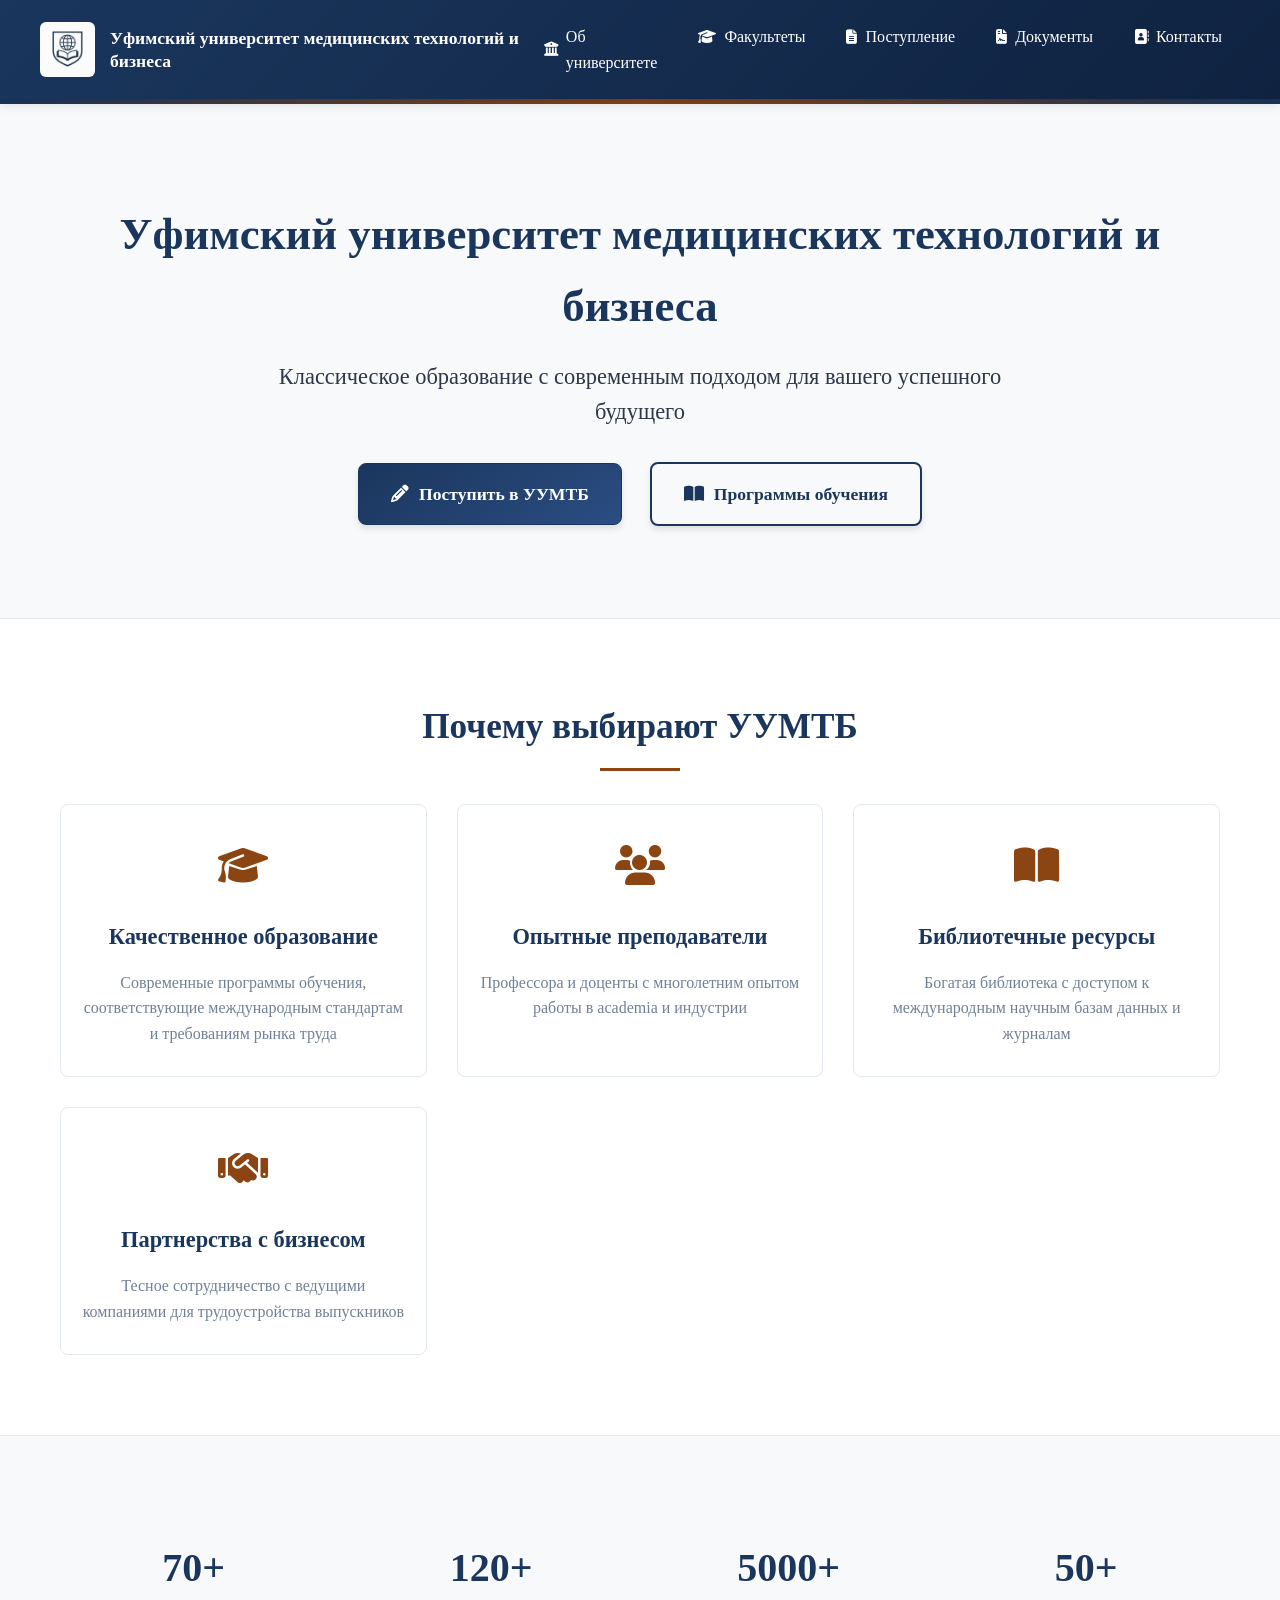
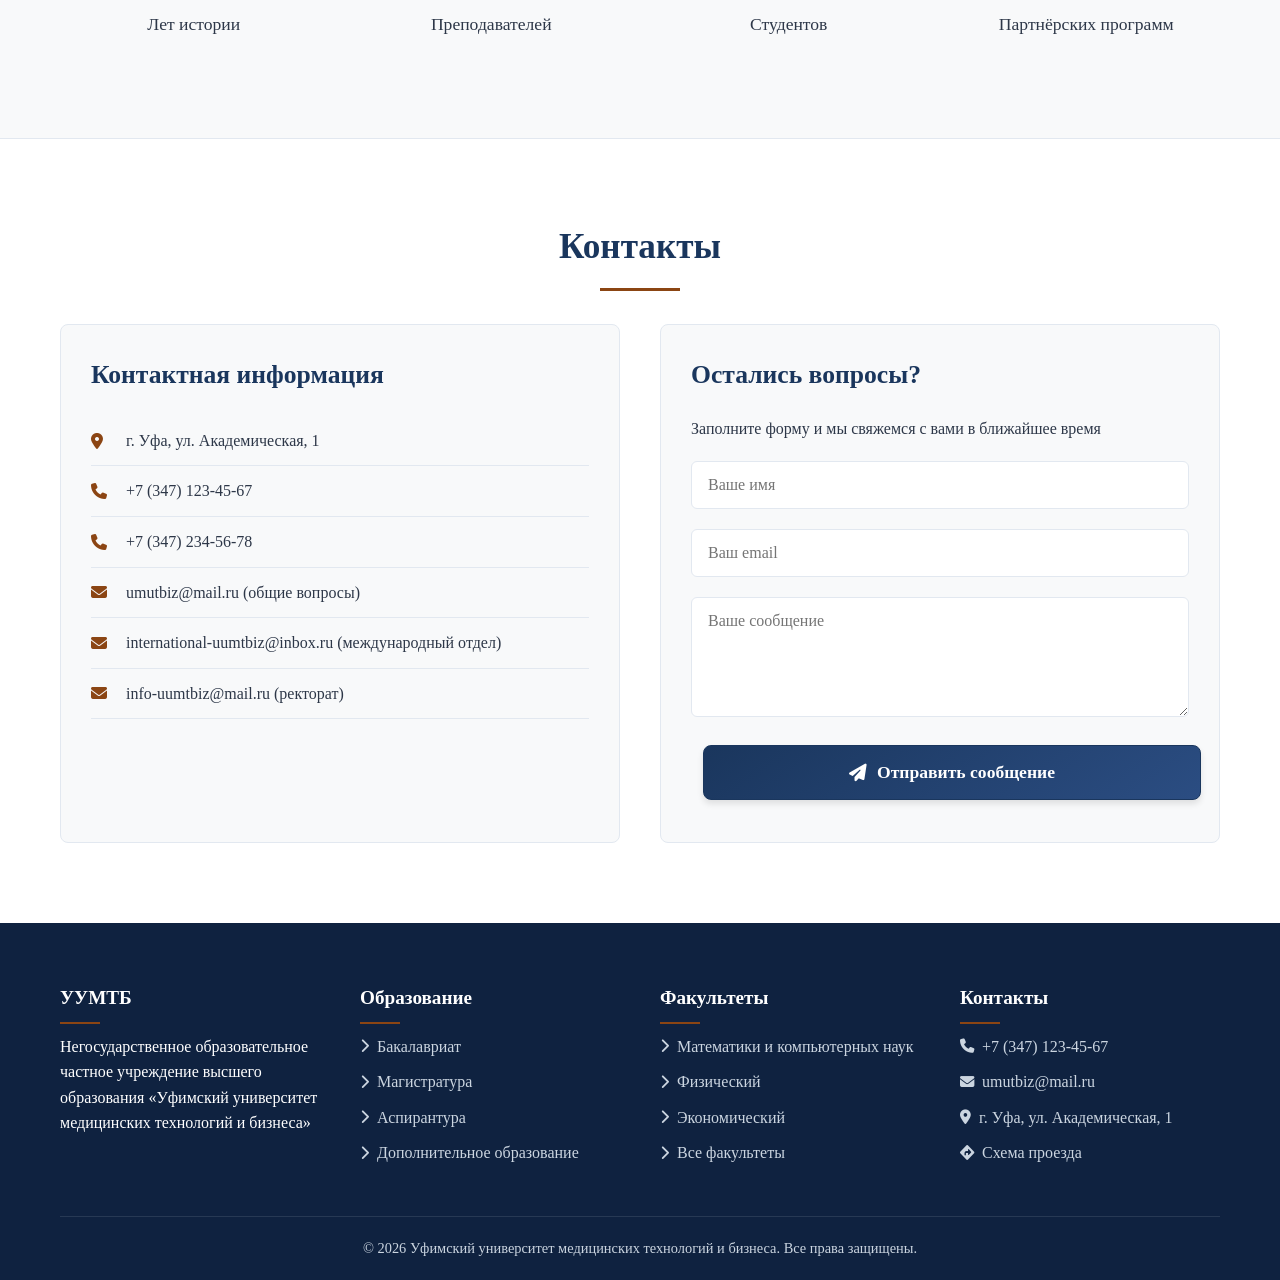
<file: index.html>
﻿<!DOCTYPE html>
<html lang="ru">
<head>
  <meta charset="UTF-8">
  <meta name="viewport" content="width=device-width, initial-scale=1.0">
  <meta name="description" content="Уфимский университет медицинских технологий и бизнеса (УУМТБ). Официальный сайт вуза: направления обучения, условия поступления, специальности и контакты.">
  <title>Уфимский университет медицинских технологий и бизнеса | Официальный сайт</title>
  <link rel="stylesheet" href="assets/style.css">
  <link rel="stylesheet" href="https://cdnjs.cloudflare.com/ajax/libs/font-awesome/6.4.0/css/all.min.css">
</head>
<body>
  <!-- Header -->
  <header>
    <div class="container header-container">
      <a href="#" class="logo">
        <img src="assets/logo.png" alt="Логотип УУМТБ">
        <div class="logo-text">Уфимский университет медицинских технологий и бизнеса</div>
      </a>
      
      <nav>
        <ul class="nav-menu">
          <li class="nav-item"><a href="pages/about.html" class="nav-link"><i class="fas fa-university"></i> Об университете</a></li>
          <li class="nav-item"><a href="pages/about.html#faculties" class="nav-link"><i class="fas fa-graduation-cap"></i> Факультеты</a></li>
          <li class="nav-item"><a href="pages/admission.html" class="nav-link"><i class="fas fa-file-alt"></i> Поступление</a></li>
          <li class="nav-item"><a href="pages/documents.html" class="nav-link"><i class="fas fa-file-contract"></i> Документы</a></li>
          <li class="nav-item"><a href="pages/contacts.html" class="nav-link"><i class="fas fa-address-book"></i> Контакты</a></li>
        </ul>
        
        <button class="mobile-menu-btn">
          <i class="fas fa-bars"></i>
        </button>
      </nav>
    </div>
  </header>

  <!-- Hero Section -->
  <section class="hero">
    <div class="container">
      <h1 class="hero-title">Уфимский университет медицинских технологий и бизнеса</h1>
      <p class="hero-subtitle">Классическое образование с современным подходом для вашего успешного будущего</p>
      <div class="hero-actions">
        <a href="pages/admission.html" class="btn btn-primary"><i class="fas fa-pencil-alt"></i> Поступить в УУМТБ</a>
        <a href="pages/about.html#faculties" class="btn btn-outline"><i class="fas fa-book-open"></i> Программы обучения</a>
      </div>
    </div>
  </section>

  <!-- Features Section -->
  <section class="features">
    <div class="container">
      <h2 class="section-title">Почему выбирают УУМТБ</h2>
      
      <div class="features-grid">
        <div class="feature">
          <div class="feature-icon">
            <i class="fas fa-graduation-cap"></i>
          </div>
          <h3 class="feature-title">Качественное образование</h3>
          <p>Современные программы обучения, соответствующие международным стандартам и требованиям рынка труда</p>
        </div>
        
        <div class="feature">
          <div class="feature-icon">
            <i class="fas fa-users"></i>
          </div>
          <h3 class="feature-title">Опытные преподаватели</h3>
          <p>Профессора и доценты с многолетним опытом работы в academia и индустрии</p>
        </div>
        
        <div class="feature">
          <div class="feature-icon">
            <i class="fas fa-book-open"></i>
          </div>
          <h3 class="feature-title">Библиотечные ресурсы</h3>
          <p>Богатая библиотека с доступом к международным научным базам данных и журналам</p>
        </div>
        
        <div class="feature">
          <div class="feature-icon">
            <i class="fas fa-handshake"></i>
          </div>
          <h3 class="feature-title">Партнерства с бизнесом</h3>
          <p>Тесное сотрудничество с ведущими компаниями для трудоустройства выпускников</p>
        </div>
      </div>
    </div>
  </section>

  <!-- Stats Section -->
  <section class="stats">
    <div class="container">
      <div class="stats-grid">
        <div class="stat">
          <div class="stat-number">70+</div>
          <div class="stat-label">Лет истории</div>
        </div>
        
        <div class="stat">
          <div class="stat-number">120+</div>
          <div class="stat-label">Преподавателей</div>
        </div>
        
        <div class="stat">
          <div class="stat-number">5000+</div>
          <div class="stat-label">Студентов</div>
        </div>
        
        <div class="stat">
          <div class="stat-number">50+</div>
          <div class="stat-label">Партнёрских программ</div>
        </div>
      </div>
    </div>
  </section>

  <!-- Contact Section -->
  <section class="contact">
    <div class="container">
      <h2 class="section-title">Контакты</h2>
      
      <div class="contact-grid">
        <div class="contact-info">
          <h3 class="contact-title">Контактная информация</h3>
          
          <ul class="contact-list">
            <li>
              <i class="fas fa-map-marker-alt"></i>
              <span>г. Уфа, ул. Академическая, 1</span>
            </li>
            <li>
              <i class="fas fa-phone"></i>
              <span>+7 (347) 123-45-67</span>
            </li>
            <li>
              <i class="fas fa-phone"></i>
              <span>+7 (347) 234-56-78</span>
            </li>
            <li>
              <i class="fas fa-envelope"></i>
              <span>umutbiz@mail.ru (общие вопросы)</span>
            </li>
            <li>
              <i class="fas fa-envelope"></i>
              <span>international-uumtbiz@inbox.ru (международный отдел)</span>
            </li>
            <li>
              <i class="fas fa-envelope"></i>
              <span>info-uumtbiz@mail.ru (ректорат)</span>
            </li>
            <!-- <li>
              <i class="fas fa-envelope"></i>
              <span>office@umutb.ru (управление)</span>
            </li> -->
          </ul>
        </div>
        
        <div class="contact-info">
          <h3 class="contact-title">Остались вопросы?</h3>
          <p>Заполните форму и мы свяжемся с вами в ближайшее время</p>
          
          <form style="margin-top: 20px;">
            <div class="form-group">
              <input type="text" placeholder="Ваше имя" class="form-input">
            </div>
            
            <div class="form-group">
              <input type="email" placeholder="Ваш email" class="form-input">
            </div>
            
            <div class="form-group">
              <textarea placeholder="Ваше сообщение" class="form-input"></textarea>
            </div>
            
            <button type="submit" class="btn btn-primary" style="width: 100%;"><i class="fas fa-paper-plane"></i> Отправить сообщение</button>
          </form>
        </div>
      </div>
    </div>
  </section>

  <!-- Footer -->
  <footer>
    <div class="container">
      <div class="footer-grid">
        <div>
          <h3 class="footer-title">УУМТБ</h3>
          <p>Негосударственное образовательное частное учреждение высшего образования «Уфимский университет медицинских технологий и бизнеса»</p>
        </div>
        
        <div>
          <h3 class="footer-title">Образование</h3>
          <ul class="footer-links">
            <li><a href="#"><i class="fas fa-chevron-right"></i> Бакалавриат</a></li>
            <li><a href="#"><i class="fas fa-chevron-right"></i> Магистратура</a></li>
            <li><a href="#"><i class="fas fa-chevron-right"></i> Аспирантура</a></li>
            <li><a href="#"><i class="fas fa-chevron-right"></i> Дополнительное образование</a></li>
          </ul>
        </div>
        
        <div>
          <h3 class="footer-title">Факультеты</h3>
          <ul class="footer-links">
            <li><a href="#"><i class="fas fa-chevron-right"></i> Математики и компьютерных наук</a></li>
            <li><a href="#"><i class="fas fa-chevron-right"></i> Физический</a></li>
            <li><a href="#"><i class="fas fa-chevron-right"></i> Экономический</a></li>
            <li><a href="pages/programs.html"><i class="fas fa-chevron-right"></i> Все факультеты</a></li>
          </ul>
        </div>
        
        <div>
          <h3 class="footer-title">Контакты</h3>
          <ul class="footer-links">
            <li><a href="tel:+73471234567"><i class="fas fa-phone"></i> +7 (347) 123-45-67</a></li>
            <li><a href="mailto:umutbiz@mail.ru"><i class="fas fa-envelope"></i> umutbiz@mail.ru</a></li>
            <li><a href="#"><i class="fas fa-map-marker-alt"></i> г. Уфа, ул. Академическая, 1</a></li>
            <li><a href="#"><i class="fas fa-directions"></i> Схема проезда</a></li>
          </ul>
        </div>
      </div>
      
      <div class="footer-bottom">
        <p>&copy; 2026 Уфимский университет медицинских технологий и бизнеса. Все права защищены.</p>
      </div>
    </div>
  </footer>

  <script>
    // Mobile menu toggle with better performance
    document.addEventListener('DOMContentLoaded', function() {
      const menuBtn = document.querySelector('.mobile-menu-btn');
      const navMenu = document.querySelector('.nav-menu');
      
      if (menuBtn && navMenu) {
        menuBtn.addEventListener('click', function() {
          navMenu.classList.toggle('active');
          this.setAttribute('aria-expanded', 
            this.getAttribute('aria-expanded') === 'true' ? 'false' : 'true');
        });
        
        // Close menu when clicking outside
        document.addEventListener('click', function(e) {
          if (!e.target.closest('nav') && navMenu.classList.contains('active')) {
            navMenu.classList.remove('active');
            menuBtn.setAttribute('aria-expanded', 'false');
          }
        });
        
        // Close menu on resize if needed
        window.addEventListener('resize', function() {
          if (window.innerWidth > 992 && navMenu.classList.contains('active')) {
            navMenu.classList.remove('active');
            menuBtn.setAttribute('aria-expanded', 'false');
          }
        });
      }
      
      // Smooth scrolling for anchor links
      document.querySelectorAll('a[href^="#"]').forEach(anchor => {
        anchor.addEventListener('click', function(e) {
          e.preventDefault();
          const target = document.querySelector(this.getAttribute('href'));
          if (target) {
            target.scrollIntoView({
              behavior: 'smooth',
              block: 'start'
            });
          }
        });
      });
    });
  </script>
</body>
</html>
</file>
<file: assets/style.css>
:root {
      --primary: #1a365d;
      --primary-dark: #0f2240;
      --secondary: #2b6cb0;
      --accent: #8B4513;
      --light: #f8f9fa;
      --dark: #2d3748;
      --gray: #718096;
      --light-gray: #e2e8f0;
      --transition: all 0.3s ease;
    }
    
    * {
      margin: 0;
      padding: 0;
      box-sizing: border-box;
    }
    
    body {
      font-family: 'Georgia', serif;
      line-height: 1.6;
      color: var(--dark);
      background-color: #fff;
      overflow-x: hidden;
    }
    
    .container {
      width: 100%;
      max-width: 1200px;
      margin: 0 auto;
      padding: 0 20px;
    }
    
    /* Modern Header Styles */
    header {
      background: linear-gradient(135deg, var(--primary) 0%, var(--primary-dark) 100%);
      color: white;
      position: sticky;
      top: 0;
      z-index: 1000;
      box-shadow: 0 4px 12px rgba(0, 0, 0, 0.15);
      padding: 0;
    }
    
    .header-container {
      display: flex;
      justify-content: space-between;
      align-items: center;
      padding: 12px 0;
    }
    
    .logo {
      display: flex;
      align-items: center;
      gap: 15px;
      text-decoration: none;
      transition: var(--transition);
    }
    
    .logo:hover {
      opacity: 0.9;
      transform: translateY(-1px);
    }
    
    .logo img {
      height: 55px;
      width: auto;
      border-radius: 6px;
    }
    
    .logo-text {
      font-size: 1.1rem;
      font-weight: bold;
      color: white;
      line-height: 1.3;
    }
    
    nav {
      display: flex;
      align-items: center;
    }
    
    .nav-menu {
      display: flex;
      list-style: none;
      gap: 5px;
    }
    
    .nav-item {
      position: relative;
    }
    
    .nav-link {
      text-decoration: none;
      color: white;
      font-weight: 500;
      padding: 12px 18px;
      border-radius: 6px;
      display: flex;
      align-items: center;
      gap: 8px;
      transition: var(--transition);
      position: relative;
      overflow: hidden;
    }
    
    .nav-link::before {
      content: '';
      position: absolute;
      top: 0;
      left: -100%;
      width: 100%;
      height: 100%;
      background: linear-gradient(90deg, transparent, rgba(255, 255, 255, 0.2), transparent);
      transition: var(--transition);
    }
    
    .nav-link:hover::before {
      left: 100%;
    }
    
    .nav-link:hover {
      background: rgba(255, 255, 255, 0.1);
      transform: translateY(-2px);
    }
    
    .nav-link i {
      font-size: 0.9rem;
    }
    
    .mobile-menu-btn {
      display: none;
      background: rgba(255, 255, 255, 0.1);
      border: none;
      font-size: 1.4rem;
      cursor: pointer;
      color: white;
      padding: 10px 12px;
      border-radius: 6px;
      transition: var(--transition);
    }
    
    .mobile-menu-btn:hover {
      background: rgba(255, 255, 255, 0.2);
      transform: scale(1.05);
    }
    
    /* Hero Section */
    .hero {
      background: var(--light);
      padding: 100px 0 80px;
      text-align: center;
      border-bottom: 1px solid var(--light-gray);
      position: relative;
    }
    
    .hero::before {
      content: '';
      position: absolute;
      top: 0;
      left: 0;
      right: 0;
      height: 5px;
      background: linear-gradient(90deg, var(--primary), var(--accent), var(--primary));
    }
    
    .hero-title {
      font-size: 2.8rem;
      margin-bottom: 1rem;
      color: var(--primary);
      font-family: 'Times New Roman', serif;
    }
    
    .hero-subtitle {
      font-size: 1.4rem;
      margin-bottom: 2rem;
      color: var(--dark);
      font-weight: 400;
      max-width: 800px;
      margin-left: auto;
      margin-right: auto;
    }
    
    .btn {
      display: inline-flex;
      align-items: center;
      justify-content: center;
      padding: 16px 32px;
      border-radius: 8px;
      text-decoration: none;
      font-weight: 600;
      transition: var(--transition);
      margin: 0 12px 12px;
      font-family: 'Georgia', serif;
      font-size: 1.1rem;
      position: relative;
      overflow: hidden;
      box-shadow: 0 4px 6px rgba(0, 0, 0, 0.1);
      border: none;
      cursor: pointer;
    }
    
    .btn i {
      margin-right: 10px;
      transition: var(--transition);
    }
    
    .btn-primary {
      background: linear-gradient(145deg, var(--primary), #2b4d82);
      color: white;
      border: 1px solid var(--primary);
    }
    
    .btn-primary:hover {
      background: linear-gradient(145deg, #2b4d82, var(--primary));
      color: white;
      transform: translateY(-3px);
      box-shadow: 0 6px 12px rgba(0, 0, 0, 0.15);
    }
    
    .btn-primary:active {
      transform: translateY(0);
      box-shadow: 0 2px 4px rgba(0, 0, 0, 0.1);
    }
    
    .btn-outline {
      background: transparent;
      color: var(--primary);
      border: 2px solid var(--primary);
    }
    
    .btn-outline:hover {
      background: var(--primary);
      color: white;
      transform: translateY(-3px);
      box-shadow: 0 6px 12px rgba(0, 0, 0, 0.15);
    }
    
    .btn-outline:active {
      transform: translateY(0);
      box-shadow: 0 2px 4px rgba(0, 0, 0, 0.1);
    }
    
    /* Features Section */
    .features {
      padding: 80px 0;
      background: white;
    }
    
    .section-title {
      text-align: center;
      font-size: 2.2rem;
      margin-bottom: 3rem;
      color: var(--primary);
      position: relative;
      font-family: 'Times New Roman', serif;
    }
    
    .section-title:after {
      content: '';
      position: absolute;
      bottom: -15px;
      left: 50%;
      transform: translateX(-50%);
      width: 80px;
      height: 3px;
      background: var(--accent);
    }
    
    .features-grid {
      display: grid;
      grid-template-columns: repeat(auto-fit, minmax(280px, 1fr));
      gap: 30px;
    }
    
    .feature {
      text-align: center;
      padding: 30px 20px;
      border: 1px solid var(--light-gray);
      border-radius: 8px;
      transition: var(--transition);
    }
    
    .feature:hover {
      box-shadow: 0 8px 20px rgba(0, 0, 0, 0.1);
      transform: translateY(-5px);
    }
    
    .feature-icon {
      font-size: 2.5rem;
      margin-bottom: 20px;
      color: var(--accent);
      transition: var(--transition);
    }
    
    .feature:hover .feature-icon {
      transform: scale(1.1);
    }
    
    .feature-title {
      font-size: 1.4rem;
      margin-bottom: 15px;
      color: var(--primary);
    }
    
    .feature p {
      color: var(--gray);
    }
    
    /* Stats Section */
    .stats {
      padding: 80px 0;
      background: var(--light);
      text-align: center;
      border-top: 1px solid var(--light-gray);
      border-bottom: 1px solid var(--light-gray);
    }
    
    .stats-grid {
      display: grid;
      grid-template-columns: repeat(auto-fit, minmax(200px, 1fr));
      gap: 30px;
    }
    
    .stat {
      padding: 20px;
      transition: var(--transition);
    }
    
    .stat:hover {
      transform: translateY(-5px);
    }
    
    .stat-number {
      font-size: 2.5rem;
      font-weight: bold;
      margin-bottom: 10px;
      color: var(--primary);
      font-family: 'Times New Roman', serif;
    }
    
    .stat-label {
      color: var(--dark);
      font-size: 1.1rem;
    }
    
    /* Contact Section */
    .contact {
      padding: 80px 0;
      background: white;
    }
    
    .contact-grid {
      display: grid;
      grid-template-columns: repeat(auto-fit, minmax(300px, 1fr));
      gap: 40px;
    }
    
    .contact-info {
      padding: 30px;
      background: var(--light);
      border-radius: 8px;
      border: 1px solid var(--light-gray);
      transition: var(--transition);
    }
    
    .contact-info:hover {
      box-shadow: 0 8px 20px rgba(0, 0, 0, 0.1);
    }
    
    .contact-title {
      font-size: 1.6rem;
      margin-bottom: 20px;
      color: var(--primary);
      font-family: 'Times New Roman', serif;
    }
    
    .contact-list {
      list-style: none;
    }
    
    .contact-list li {
      padding: 12px 0;
      border-bottom: 1px solid var(--light-gray);
      display: flex;
      align-items: center;
      transition: var(--transition);
    }
    
    .contact-list li:hover {
      background-color: rgba(0, 0, 0, 0.03);
      padding-left: 10px;
    }
    
    .contact-list i {
      margin-right: 15px;
      color: var(--accent);
      width: 20px;
    }
    
    /* Footer */
    footer {
      background: var(--primary-dark);
      color: white;
      padding: 60px 0 20px;
    }
    
    .footer-grid {
      display: grid;
      grid-template-columns: repeat(auto-fit, minmax(250px, 1fr));
      gap: 40px;
      margin-bottom: 40px;
    }
    
    .footer-title {
      font-size: 1.2rem;
      margin-bottom: 20px;
      position: relative;
      font-family: 'Times New Roman', serif;
    }
    
    .footer-title:after {
      content: '';
      position: absolute;
      bottom: -10px;
      left: 0;
      width: 40px;
      height: 2px;
      background: var(--accent);
    }
    
    .footer-links {
      list-style: none;
    }
    
    .footer-links li {
      margin-bottom: 10px;
      transition: var(--transition);
    }
    
    .footer-links li:hover {
      transform: translateX(5px);
    }
    
    .footer-links a {
      color: #cbd5e0;
      text-decoration: none;
      transition: var(--transition);
      display: flex;
      align-items: center;
    }
    
    .footer-links a:hover {
      color: white;
    }
    
    .footer-links a i {
      margin-right: 8px;
      font-size: 0.9rem;
    }
    
    .footer-bottom {
      text-align: center;
      padding-top: 20px;
      border-top: 1px solid rgba(255, 255, 255, 0.1);
      font-size: 0.9rem;
      color: #cbd5e0;
    }
    
    /* Form Styles */
    .form-group {
      margin-bottom: 20px;
    }
    
    .form-input {
      width: 100%;
      padding: 14px 16px;
      border: 1px solid var(--light-gray);
      border-radius: 6px;
      font-family: 'Georgia', serif;
      font-size: 1rem;
      transition: var(--transition);
    }
    
    .form-input:focus {
      outline: none;
      border-color: var(--primary);
      box-shadow: 0 0 0 3px rgba(26, 54, 93, 0.2);
    }
    
    textarea.form-input {
      min-height: 120px;
      resize: vertical;
    }
    
    /* Responsive Styles */
    @media (max-width: 992px) {
      .nav-menu {
        display: none;
        flex-direction: column;
        position: absolute;
        top: 100%;
        left: 0;
        right: 0;
        background: linear-gradient(135deg, var(--primary) 0%, var(--primary-dark) 100%);
        padding: 20px;
        box-shadow: 0 5px 15px rgba(0, 0, 0, 0.2);
        border-top: 1px solid rgba(255, 255, 255, 0.1);
      }
      
      .nav-menu.active {
        display: flex;
      }
      
      .nav-item {
        width: 100%;
      }
      
      .nav-link {
        padding: 15px;
        border-radius: 4px;
        margin-bottom: 5px;
      }
      
      .mobile-menu-btn {
        display: block;
      }
      
      .hero-title {
        font-size: 2.4rem;
      }
    }
    
    @media (max-width: 768px) {
      .hero-title {
        font-size: 2rem;
      }
      
      .hero-subtitle {
        font-size: 1.2rem;
      }
      
      .btn {
        display: flex;
        margin: 10px auto;
        width: 80%;
        max-width: 250px;
      }
      
      .section-title {
        font-size: 1.8rem;
      }
      
      .header-container {
        flex-wrap: wrap;
      }
      
      .logo {
        margin-bottom: 10px;
      }
    }
    
    @media (max-width: 576px) {
      .logo img {
        height: 50px;
      }
      
      .logo-text {
        font-size: 0.95rem;
      }
      
      .hero {
        padding: 80px 0 60px;
      }
      
      .feature {
        padding: 20px 15px;
      }
      
      .contact-info {
        padding: 20px;
      }
    }
</file>
